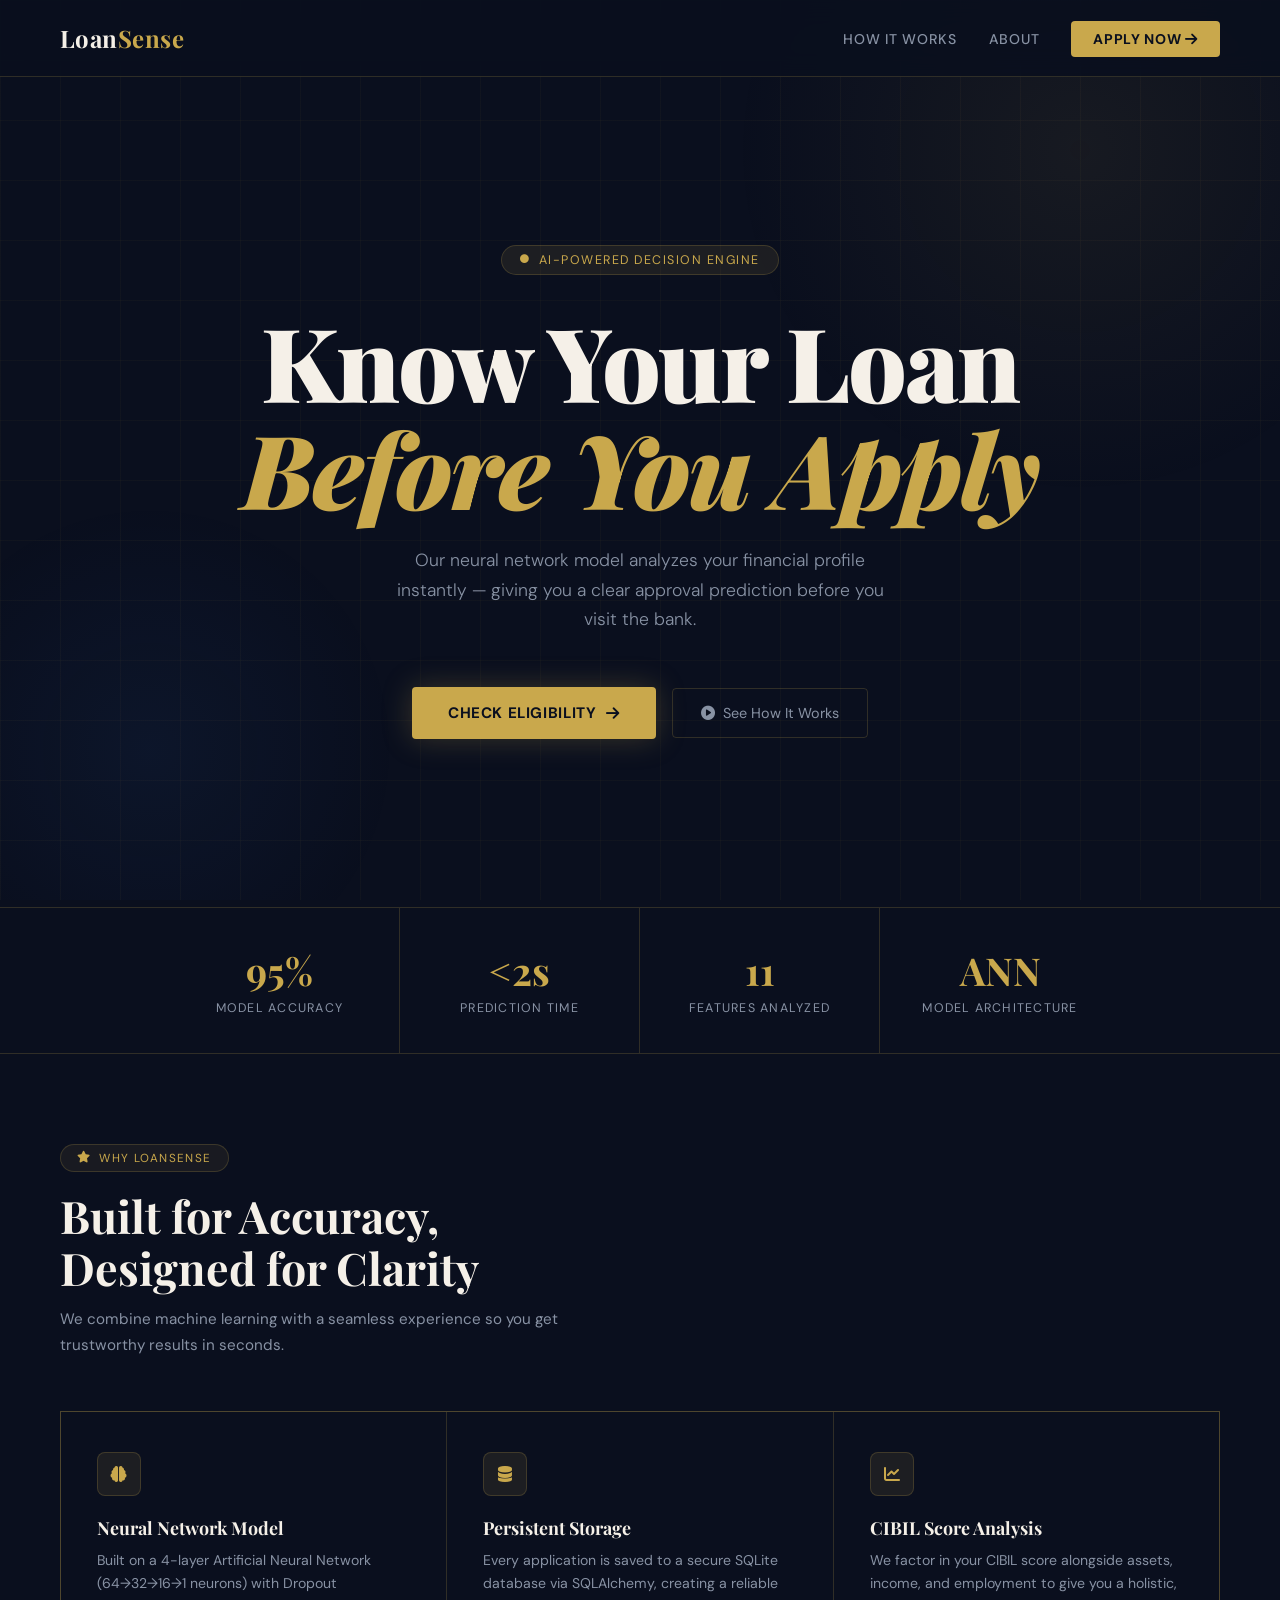
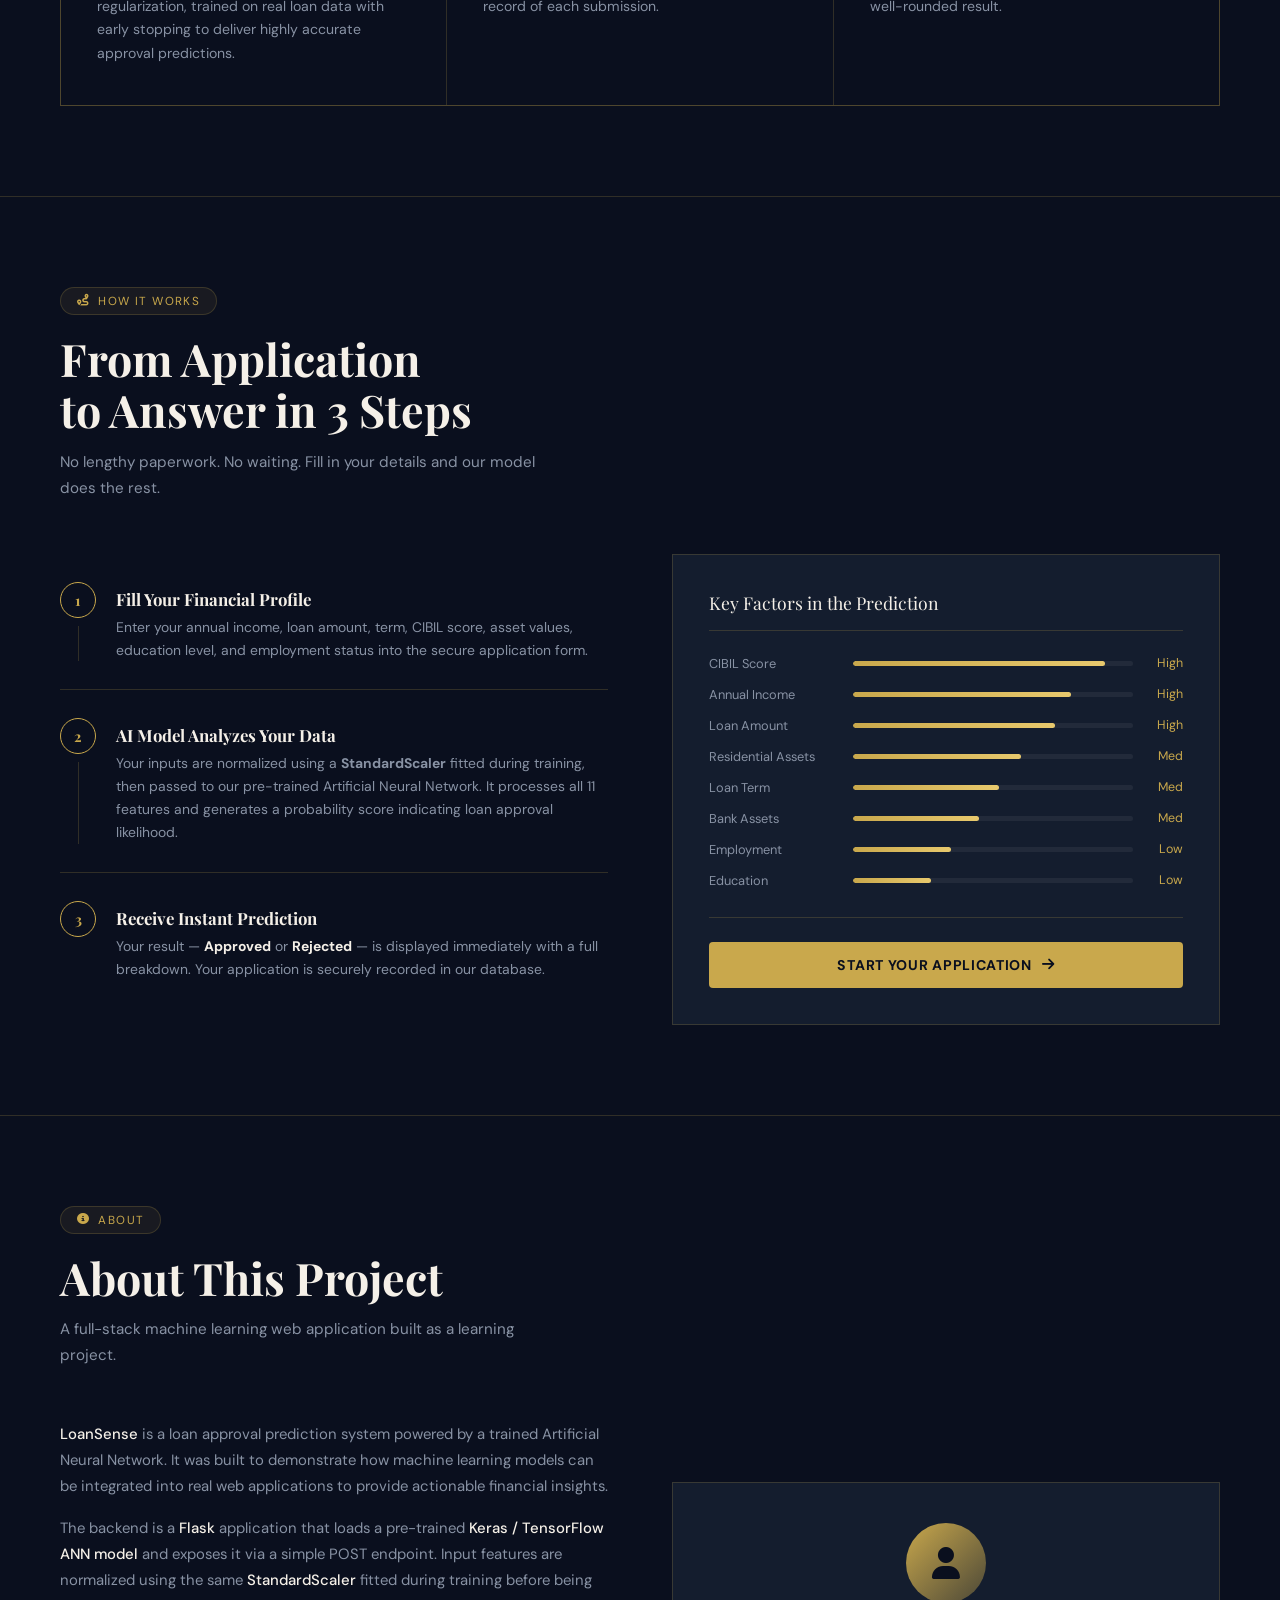
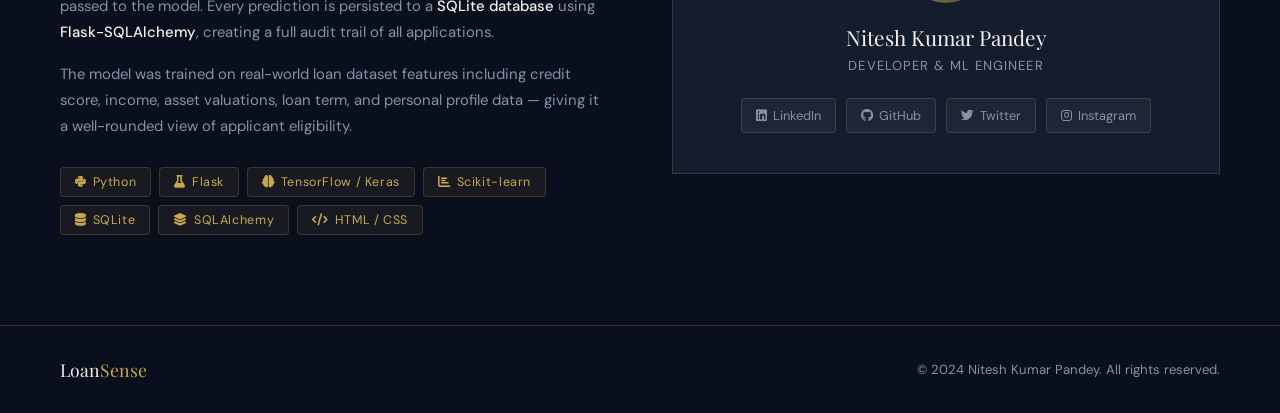
<file: templates/index.html>
<!DOCTYPE html>
<html lang="en">
<head>
    <meta charset="UTF-8">
    <meta name="viewport" content="width=device-width, initial-scale=1.0">
    <title>LoanSense — Smart Loan Prediction</title>
    <link rel="preconnect" href="https://fonts.googleapis.com">
    <link rel="preconnect" href="https://fonts.gstatic.com" crossorigin>
    <link href="https://fonts.googleapis.com/css2?family=Playfair+Display:wght@700;900&family=DM+Sans:wght@300;400;500&display=swap" rel="stylesheet">
    <link rel="stylesheet" href="https://cdnjs.cloudflare.com/ajax/libs/font-awesome/6.4.0/css/all.min.css">
    <style>
        :root {
            --navy: #0a0f1e;
            --navy-mid: #111827;
            --navy-card: #141d2e;
            --gold: #c9a84c;
            --gold-light: #e8c96d;
            --cream: #f5f0e8;
            --text-muted: #8892a4;
            --card-bg: rgba(255,255,255,0.04);
            --border: rgba(201,168,76,0.2);
        }

        * { margin: 0; padding: 0; box-sizing: border-box; }
        html { scroll-behavior: smooth; }

        body {
            background-color: var(--navy);
            color: var(--cream);
            font-family: 'DM Sans', sans-serif;
            min-height: 100vh;
            overflow-x: hidden;
        }

        /* Background */
        .bg-canvas {
            position: fixed; inset: 0; z-index: 0;
            overflow: hidden; pointer-events: none;
        }
        .bg-canvas::before {
            content: ''; position: absolute;
            width: 700px; height: 700px; border-radius: 50%;
            background: radial-gradient(circle, rgba(201,168,76,0.07) 0%, transparent 70%);
            top: -200px; right: -150px;
        }
        .bg-canvas::after {
            content: ''; position: absolute;
            width: 500px; height: 500px; border-radius: 50%;
            background: radial-gradient(circle, rgba(59,130,246,0.06) 0%, transparent 70%);
            bottom: -100px; left: -100px;
        }
        .grid-lines {
            position: absolute; inset: 0;
            background-image:
                linear-gradient(rgba(201,168,76,0.04) 1px, transparent 1px),
                linear-gradient(90deg, rgba(201,168,76,0.04) 1px, transparent 1px);
            background-size: 60px 60px;
        }

        /* ── NAV ── */
        nav {
            position: sticky; top: 0; z-index: 100;
            display: flex; justify-content: space-between; align-items: center;
            padding: 22px 60px;
            border-bottom: 1px solid var(--border);
            background: rgba(10,15,30,0.88);
            backdrop-filter: blur(14px);
            -webkit-backdrop-filter: blur(14px);
            animation: fadeDown 0.6s ease both;
        }
        .logo {
            font-family: 'Playfair Display', serif;
            font-size: 1.5rem; font-weight: 700;
            letter-spacing: 0.02em;
            text-decoration: none; color: var(--cream);
        }
        .logo span { color: var(--gold); }
        .nav-links {
            display: flex; gap: 32px;
            list-style: none; align-items: center;
        }
        .nav-links a {
            color: var(--text-muted); text-decoration: none;
            font-size: 0.88rem; font-weight: 500;
            letter-spacing: 0.05em; text-transform: uppercase;
            transition: color 0.2s; padding: 4px 0;
            position: relative;
        }
        .nav-links a::after {
            content: ''; position: absolute;
            bottom: -2px; left: 0; right: 0; height: 1px;
            background: var(--gold); transform: scaleX(0);
            transition: transform 0.2s;
        }
        .nav-links a:hover { color: var(--gold); }
        .nav-links a:hover::after { transform: scaleX(1); }
        .nav-links .nav-cta {
            background: var(--gold); color: var(--navy) !important;
            padding: 9px 22px; border-radius: 4px; font-weight: 700;
        }
        .nav-links .nav-cta::after { display: none; }
        .nav-links .nav-cta:hover { background: var(--gold-light); }

        /* ── HERO ── */
        #home {
            position: relative; z-index: 5;
            display: flex; flex-direction: column;
            align-items: center; justify-content: center;
            min-height: calc(100vh - 70px);
            text-align: center; padding: 60px 24px;
        }
        .badge {
            display: inline-flex; align-items: center; gap: 8px;
            background: rgba(201,168,76,0.1); border: 1px solid var(--border);
            border-radius: 100px; padding: 6px 18px;
            font-size: 0.78rem; letter-spacing: 0.12em;
            text-transform: uppercase; color: var(--gold);
            margin-bottom: 32px;
            animation: fadeUp 0.7s 0.1s ease both;
        }
        .badge i { font-size: 0.55rem; animation: blink 2s infinite; }
        @keyframes blink { 0%,100%{opacity:1} 50%{opacity:0.3} }

        h1 {
            font-family: 'Playfair Display', serif;
            font-size: clamp(3rem, 8vw, 6.5rem);
            font-weight: 900; line-height: 1.05;
            letter-spacing: -0.02em; margin-bottom: 24px;
            animation: fadeUp 0.7s 0.2s ease both;
        }
        h1 em { font-style: italic; color: var(--gold); }

        .subtitle {
            max-width: 520px; font-size: 1.1rem; line-height: 1.7;
            color: var(--text-muted); margin-bottom: 52px; font-weight: 300;
            animation: fadeUp 0.7s 0.3s ease both;
        }
        .cta-group {
            display: flex; gap: 16px; align-items: center;
            flex-wrap: wrap; justify-content: center;
            animation: fadeUp 0.7s 0.4s ease both;
        }
        .cta-primary {
            display: inline-flex; align-items: center; gap: 10px;
            background: var(--gold); color: var(--navy);
            text-decoration: none; font-weight: 700;
            font-size: 0.95rem; letter-spacing: 0.04em;
            padding: 16px 36px; border-radius: 4px;
            text-transform: uppercase;
            transition: background 0.2s, transform 0.2s, box-shadow 0.2s;
            box-shadow: 0 0 30px rgba(201,168,76,0.25);
        }
        .cta-primary:hover {
            background: var(--gold-light); transform: translateY(-2px);
            box-shadow: 0 0 50px rgba(201,168,76,0.4);
        }
        .cta-secondary {
            display: inline-flex; align-items: center; gap: 8px;
            color: var(--text-muted); text-decoration: none;
            font-size: 0.9rem; transition: color 0.2s, border-color 0.2s;
            border: 1px solid var(--border); padding: 15px 28px; border-radius: 4px;
        }
        .cta-secondary:hover { color: var(--cream); border-color: rgba(201,168,76,0.4); }

        /* ── STATS ── */
        .stats {
            position: relative; z-index: 5;
            display: flex; justify-content: center;
            border-top: 1px solid var(--border);
            border-bottom: 1px solid var(--border);
        }
        .stat {
            flex: 1; max-width: 240px; text-align: center;
            padding: 36px 20px; border-right: 1px solid var(--border);
        }
        .stat:last-child { border-right: none; }
        .stat-value {
            font-family: 'Playfair Display', serif;
            font-size: 2.4rem; font-weight: 700;
            color: var(--gold); display: block;
        }
        .stat-label {
            font-size: 0.78rem; letter-spacing: 0.1em;
            text-transform: uppercase; color: var(--text-muted); margin-top: 4px;
        }

        /* ── SECTION SHARED ── */
        section { position: relative; z-index: 5; }
        .section-tag {
            display: inline-flex; align-items: center; gap: 8px;
            background: rgba(201,168,76,0.08); border: 1px solid var(--border);
            border-radius: 100px; padding: 5px 16px;
            font-size: 0.73rem; letter-spacing: 0.12em;
            text-transform: uppercase; color: var(--gold); margin-bottom: 18px;
        }
        .section-title {
            font-family: 'Playfair Display', serif;
            font-size: clamp(1.8rem, 4vw, 2.8rem);
            font-weight: 700; line-height: 1.15; margin-bottom: 14px;
        }
        .section-subtitle {
            color: var(--text-muted); font-size: 0.95rem;
            line-height: 1.7; max-width: 500px;
        }

        /* ── FEATURES ── */
        #features {
            padding: 90px 60px;
            border-bottom: 1px solid var(--border);
        }
        .features-header { margin-bottom: 52px; }
        .features-grid {
            display: grid; grid-template-columns: repeat(3, 1fr);
            gap: 1px; background: var(--border); border: 1px solid var(--border);
        }
        .feature {
            background: var(--navy); padding: 40px 36px;
            transition: background 0.3s;
        }
        .feature:hover { background: var(--card-bg); }
        .feature-icon {
            width: 44px; height: 44px;
            background: rgba(201,168,76,0.1); border: 1px solid var(--border);
            border-radius: 8px; display: flex; align-items: center;
            justify-content: center; margin-bottom: 20px;
            color: var(--gold); font-size: 1rem;
        }
        .feature h3 {
            font-family: 'Playfair Display', serif;
            font-size: 1.12rem; margin-bottom: 10px;
        }
        .feature p { font-size: 0.88rem; color: var(--text-muted); line-height: 1.65; }

        /* ── HOW IT WORKS ── */
        #how-it-works {
            padding: 90px 60px;
            border-bottom: 1px solid var(--border);
        }
        .hiw-layout {
            display: grid; grid-template-columns: 1fr 1fr;
            gap: 64px; align-items: start; margin-top: 52px;
        }
        .steps-list { display: flex; flex-direction: column; }
        .step-item {
            display: flex; gap: 20px;
            padding: 28px 0; border-bottom: 1px solid var(--border);
        }
        .step-item:last-child { border-bottom: none; }
        .step-num-wrap {
            flex-shrink: 0; display: flex;
            flex-direction: column; align-items: center;
        }
        .step-num {
            width: 36px; height: 36px; border: 1px solid var(--gold);
            border-radius: 50%; display: flex; align-items: center;
            justify-content: center;
            font-family: 'Playfair Display', serif;
            font-size: 0.9rem; color: var(--gold); font-weight: 700;
        }
        .step-connector {
            width: 1px; flex: 1; min-height: 16px;
            background: var(--border); margin-top: 8px;
        }
        .step-item:last-child .step-connector { display: none; }
        .step-content { padding-top: 6px; }
        .step-content h4 {
            font-family: 'Playfair Display', serif;
            font-size: 1.05rem; margin-bottom: 6px;
        }
        .step-content p { font-size: 0.87rem; color: var(--text-muted); line-height: 1.65; }

        /* Sidebar panel */
        .hiw-panel {
            background: var(--navy-card); border: 1px solid var(--border);
            padding: 36px; position: sticky; top: 100px;
        }
        .hiw-panel-title {
            font-family: 'Playfair Display', serif; font-size: 1.1rem;
            margin-bottom: 24px; padding-bottom: 16px; border-bottom: 1px solid var(--border);
        }
        .factor-list { display: flex; flex-direction: column; gap: 14px; }
        .factor { display: flex; align-items: center; gap: 14px; }
        .factor-name { font-size: 0.8rem; color: var(--text-muted); width: 130px; flex-shrink: 0; }
        .factor-bar-wrap {
            flex: 1; height: 5px; background: rgba(255,255,255,0.06);
            border-radius: 10px; overflow: hidden;
        }
        .factor-bar {
            height: 100%;
            background: linear-gradient(90deg, var(--gold), var(--gold-light));
            border-radius: 10px;
            width: 0;
            transition: width 1s ease;
        }
        .factor-pct { font-size: 0.78rem; color: var(--gold); width: 36px; text-align: right; flex-shrink: 0; }
        .hiw-cta { margin-top: 28px; padding-top: 24px; border-top: 1px solid var(--border); }
        .hiw-cta a {
            display: flex; align-items: center; justify-content: center; gap: 10px;
            background: var(--gold); color: var(--navy); text-decoration: none;
            font-weight: 700; font-size: 0.88rem; letter-spacing: 0.05em;
            text-transform: uppercase; padding: 14px 20px; border-radius: 4px;
            transition: background 0.2s, transform 0.2s;
        }
        .hiw-cta a:hover { background: var(--gold-light); transform: translateY(-1px); }

        /* ── ABOUT ── */
        #about {
            padding: 90px 60px;
            border-bottom: 1px solid var(--border);
        }
        .about-layout {
            display: grid; grid-template-columns: 1fr 1fr;
            gap: 64px; align-items: center; margin-top: 52px;
        }
        .about-text p {
            font-size: 0.93rem; color: var(--text-muted);
            line-height: 1.75; margin-bottom: 16px;
        }
        .about-text p:last-of-type { margin-bottom: 0; }
        .about-text strong { color: var(--cream); font-weight: 500; }
        .tech-stack { display: flex; flex-wrap: wrap; gap: 8px; margin-top: 28px; }
        .tech-pill {
            display: inline-flex; align-items: center; gap: 6px;
            background: rgba(201,168,76,0.08); border: 1px solid var(--border);
            border-radius: 4px; padding: 6px 14px;
            font-size: 0.78rem; color: var(--gold); letter-spacing: 0.05em;
        }

        .about-author {
            background: var(--navy-card); border: 1px solid var(--border);
            padding: 40px; text-align: center;
        }
        .author-avatar {
            width: 80px; height: 80px; border-radius: 50%;
            background: linear-gradient(135deg, var(--gold) 0%, rgba(201,168,76,0.3) 100%);
            display: flex; align-items: center; justify-content: center;
            margin: 0 auto 20px; font-size: 2rem; color: var(--navy);
        }
        .author-name { font-family: 'Playfair Display', serif; font-size: 1.3rem; margin-bottom: 6px; }
        .author-title {
            font-size: 0.82rem; color: var(--text-muted);
            letter-spacing: 0.08em; text-transform: uppercase; margin-bottom: 24px;
        }
        .author-socials { display: flex; justify-content: center; gap: 10px; flex-wrap: wrap; }
        .author-socials a {
            display: inline-flex; align-items: center; gap: 6px;
            background: rgba(255,255,255,0.04); border: 1px solid var(--border);
            color: var(--text-muted); text-decoration: none;
            font-size: 0.8rem; padding: 8px 14px; border-radius: 4px;
            transition: color 0.2s, border-color 0.2s;
        }
        .author-socials a:hover { color: var(--gold); border-color: var(--gold); }

        /* ── FOOTER ── */
        footer {
            position: relative; z-index: 5;
            display: flex; align-items: center;
            justify-content: space-between; flex-wrap: wrap; gap: 16px;
            padding: 32px 60px;
            color: var(--text-muted); font-size: 0.82rem;
        }
        .footer-logo { font-family: 'Playfair Display', serif; font-size: 1.1rem; color: var(--cream); }
        .footer-logo span { color: var(--gold); }
        .footer-links { display: flex; gap: 24px; }
        .footer-links a { color: var(--text-muted); text-decoration: none; font-size: 0.82rem; transition: color 0.2s; }
        .footer-links a:hover { color: var(--gold); }

        /* ── ANIMATIONS ── */
        @keyframes fadeUp {
            from { opacity: 0; transform: translateY(24px); }
            to { opacity: 1; transform: translateY(0); }
        }
        @keyframes fadeDown {
            from { opacity: 0; transform: translateY(-16px); }
            to { opacity: 1; transform: translateY(0); }
        }
        .reveal {
            opacity: 0; transform: translateY(30px);
            transition: opacity 0.65s ease, transform 0.65s ease;
        }
        .reveal.visible { opacity: 1; transform: translateY(0); }

        /* ── RESPONSIVE ── */
        @media (max-width: 900px) {
            nav { padding: 18px 24px; }
            #features, #how-it-works, #about { padding: 60px 24px; }
            .features-grid { grid-template-columns: 1fr; }
            .hiw-layout, .about-layout { grid-template-columns: 1fr; gap: 40px; }
            .hiw-panel { position: static; }
            footer { padding: 28px 24px; flex-direction: column; text-align: center; }
            .footer-links { justify-content: center; }
        }
        @media (max-width: 600px) {
            .nav-item { display: none; }
            .stats { flex-direction: column; }
            .stat { max-width: 100%; border-right: none; border-bottom: 1px solid var(--border); }
        }
    </style>
</head>
<body>
    <div class="bg-canvas"><div class="grid-lines"></div></div>

    <!-- NAV -->
    <nav>
        <a href="#home" class="logo">Loan<span>Sense</span></a>
        <ul class="nav-links">
            <li class="nav-item"><a href="#how-it-works">How It Works</a></li>
            <li class="nav-item"><a href="#about">About</a></li>
            <li><a href="/form" class="nav-cta">Apply Now <i class="fas fa-arrow-right"></i></a></li>
        </ul>
    </nav>

    <!-- HERO -->
    <section id="home">
        <div class="badge"><i class="fas fa-circle"></i> AI-Powered Decision Engine</div>
        <h1>Know Your Loan<br><em>Before You Apply</em></h1>
        <p class="subtitle">Our neural network model analyzes your financial profile instantly — giving you a clear approval prediction before you visit the bank.</p>
        <div class="cta-group">
            <a href="/form" class="cta-primary">
                Check Eligibility <i class="fas fa-arrow-right"></i>
            </a>
            <a href="#how-it-works" class="cta-secondary">
                <i class="fas fa-play-circle"></i> See How It Works
            </a>
        </div>
    </section>

    <!-- STATS -->
    <div class="stats">
        <div class="stat">
            <span class="stat-value">95%</span>
            <span class="stat-label">Model Accuracy</span>
        </div>
        <div class="stat">
            <span class="stat-value">&lt;2s</span>
            <span class="stat-label">Prediction Time</span>
        </div>
        <div class="stat">
            <span class="stat-value">11</span>
            <span class="stat-label">Features Analyzed</span>
        </div>
        <div class="stat">
            <span class="stat-value">ANN</span>
            <span class="stat-label">Model Architecture</span>
        </div>
    </div>

    <!-- FEATURES -->
    <section id="features">
        <div class="features-header reveal">
            <div class="section-tag"><i class="fas fa-star"></i> Why LoanSense</div>
            <h2 class="section-title">Built for Accuracy,<br>Designed for Clarity</h2>
            <p class="section-subtitle">We combine machine learning with a seamless experience so you get trustworthy results in seconds.</p>
        </div>
        <div class="features-grid reveal">
            <div class="feature">
                <div class="feature-icon"><i class="fas fa-brain"></i></div>
                <h3>Neural Network Model</h3>
                <p>Built on a 4-layer Artificial Neural Network (64→32→16→1 neurons) with Dropout regularization, trained on real loan data with early stopping to deliver highly accurate approval predictions.</p>
            </div>
            <div class="feature">
                <div class="feature-icon"><i class="fas fa-database"></i></div>
                <h3>Persistent Storage</h3>
                <p>Every application is saved to a secure SQLite database via SQLAlchemy, creating a reliable record of each submission.</p>
            </div>
            <div class="feature">
                <div class="feature-icon"><i class="fas fa-chart-line"></i></div>
                <h3>CIBIL Score Analysis</h3>
                <p>We factor in your CIBIL score alongside assets, income, and employment to give you a holistic, well-rounded result.</p>
            </div>
        </div>
    </section>

    <!-- HOW IT WORKS -->
    <section id="how-it-works">
        <div class="reveal">
            <div class="section-tag"><i class="fas fa-route"></i> How It Works</div>
            <h2 class="section-title">From Application<br>to Answer in 3 Steps</h2>
            <p class="section-subtitle">No lengthy paperwork. No waiting. Fill in your details and our model does the rest.</p>
        </div>

        <div class="hiw-layout">
            <div class="steps-list reveal">
                <div class="step-item">
                    <div class="step-num-wrap">
                        <div class="step-num">1</div>
                        <div class="step-connector"></div>
                    </div>
                    <div class="step-content">
                        <h4>Fill Your Financial Profile</h4>
                        <p>Enter your annual income, loan amount, term, CIBIL score, asset values, education level, and employment status into the secure application form.</p>
                    </div>
                </div>
                <div class="step-item">
                    <div class="step-num-wrap">
                        <div class="step-num">2</div>
                        <div class="step-connector"></div>
                    </div>
                    <div class="step-content">
                        <h4>AI Model Analyzes Your Data</h4>
                        <p>Your inputs are normalized using a <strong>StandardScaler</strong> fitted during training, then passed to our pre-trained Artificial Neural Network. It processes all 11 features and generates a probability score indicating loan approval likelihood.</p>
                    </div>
                </div>
                <div class="step-item">
                    <div class="step-num-wrap">
                        <div class="step-num">3</div>
                        <div class="step-connector"></div>
                    </div>
                    <div class="step-content">
                        <h4>Receive Instant Prediction</h4>
                        <p>Your result — <strong style="color:var(--cream)">Approved</strong> or <strong style="color:var(--cream)">Rejected</strong> — is displayed immediately with a full breakdown. Your application is securely recorded in our database.</p>
                    </div>
                </div>
            </div>

            <div class="hiw-panel reveal">
                <div class="hiw-panel-title">Key Factors in the Prediction</div>
                <div class="factor-list">
                    <div class="factor">
                        <span class="factor-name">CIBIL Score</span>
                        <div class="factor-bar-wrap"><div class="factor-bar" data-width="90%"></div></div>
                        <span class="factor-pct">High</span>
                    </div>
                    <div class="factor">
                        <span class="factor-name">Annual Income</span>
                        <div class="factor-bar-wrap"><div class="factor-bar" data-width="78%"></div></div>
                        <span class="factor-pct">High</span>
                    </div>
                    <div class="factor">
                        <span class="factor-name">Loan Amount</span>
                        <div class="factor-bar-wrap"><div class="factor-bar" data-width="72%"></div></div>
                        <span class="factor-pct">High</span>
                    </div>
                    <div class="factor">
                        <span class="factor-name">Residential Assets</span>
                        <div class="factor-bar-wrap"><div class="factor-bar" data-width="60%"></div></div>
                        <span class="factor-pct">Med</span>
                    </div>
                    <div class="factor">
                        <span class="factor-name">Loan Term</span>
                        <div class="factor-bar-wrap"><div class="factor-bar" data-width="52%"></div></div>
                        <span class="factor-pct">Med</span>
                    </div>
                    <div class="factor">
                        <span class="factor-name">Bank Assets</span>
                        <div class="factor-bar-wrap"><div class="factor-bar" data-width="45%"></div></div>
                        <span class="factor-pct">Med</span>
                    </div>
                    <div class="factor">
                        <span class="factor-name">Employment</span>
                        <div class="factor-bar-wrap"><div class="factor-bar" data-width="35%"></div></div>
                        <span class="factor-pct">Low</span>
                    </div>
                    <div class="factor">
                        <span class="factor-name">Education</span>
                        <div class="factor-bar-wrap"><div class="factor-bar" data-width="28%"></div></div>
                        <span class="factor-pct">Low</span>
                    </div>
                </div>
                <div class="hiw-cta">
                    <a href="/form">Start Your Application <i class="fas fa-arrow-right"></i></a>
                </div>
            </div>
        </div>
    </section>

    <!-- ABOUT -->
    <section id="about">
        <div class="reveal">
            <div class="section-tag"><i class="fas fa-info-circle"></i> About</div>
            <h2 class="section-title">About This Project</h2>
            <p class="section-subtitle">A full-stack machine learning web application built as a learning project.</p>
        </div>

        <div class="about-layout">
            <div class="about-text reveal">
                <p><strong>LoanSense</strong> is a loan approval prediction system powered by a trained Artificial Neural Network. It was built to demonstrate how machine learning models can be integrated into real web applications to provide actionable financial insights.</p>
                <p>The backend is a <strong>Flask</strong> application that loads a pre-trained <strong>Keras / TensorFlow ANN model</strong> and exposes it via a simple POST endpoint. Input features are normalized using the same <strong>StandardScaler</strong> fitted during training before being passed to the model. Every prediction is persisted to a <strong>SQLite database</strong> using <strong>Flask-SQLAlchemy</strong>, creating a full audit trail of all applications.</p>
                <p>The model was trained on real-world loan dataset features including credit score, income, asset valuations, loan term, and personal profile data — giving it a well-rounded view of applicant eligibility.</p>
                <div class="tech-stack">
                    <span class="tech-pill"><i class="fab fa-python"></i> Python</span>
                    <span class="tech-pill"><i class="fas fa-flask"></i> Flask</span>
                    <span class="tech-pill"><i class="fas fa-brain"></i> TensorFlow / Keras</span>
                    <span class="tech-pill"><i class="fas fa-chart-bar"></i> Scikit-learn</span>
                    <span class="tech-pill"><i class="fas fa-database"></i> SQLite</span>
                    <span class="tech-pill"><i class="fas fa-layer-group"></i> SQLAlchemy</span>
                    <span class="tech-pill"><i class="fas fa-code"></i> HTML / CSS</span>
                </div>
            </div>

            <div class="about-author reveal">
                <div class="author-avatar"><i class="fas fa-user"></i></div>
                <div class="author-name">Nitesh Kumar Pandey</div>
                <div class="author-title">Developer &amp; ML Engineer</div>
                <div class="author-socials">
                    <a href="https://www.linkedin.com/in/nitesh-pandey-a50463278" target="_blank"><i class="fab fa-linkedin"></i> LinkedIn</a>
                    <a href="https://github.com/nitesh-kumar-pandey" target="_blank"><i class="fab fa-github"></i> GitHub</a>
                    <a href="https://twitter.com/__nitesh_1" target="_blank"><i class="fab fa-twitter"></i> Twitter</a>
                    <a href="https://www.instagram.com/__nitesh_1/" target="_blank"><i class="fab fa-instagram"></i> Instagram</a>
                </div>
            </div>
        </div>
    </section>

    <!-- FOOTER -->
    <footer>
        <div class="footer-logo">Loan<span>Sense</span></div>
        <span>© 2024 Nitesh Kumar Pandey. All rights reserved.</span>
    </footer>

    <script>
        // Scroll reveal + bar animation
        const reveals = document.querySelectorAll('.reveal');
        const barObserver = new IntersectionObserver((entries) => {
            entries.forEach(e => {
                if (!e.isIntersecting) return;
                e.target.classList.add('visible');
                // Animate any factor bars inside this element
                e.target.querySelectorAll('.factor-bar[data-width]').forEach(bar => {
                    setTimeout(() => { bar.style.width = bar.dataset.width; }, 200);
                });
                barObserver.unobserve(e.target);
            });
        }, { threshold: 0.12 });
        reveals.forEach(el => barObserver.observe(el));

        // Active nav highlight on scroll
        const sections = document.querySelectorAll('section[id]');
        const navLinks = document.querySelectorAll('.nav-links a[href^="#"]');
        window.addEventListener('scroll', () => {
            let current = '';
            sections.forEach(s => {
                if (window.scrollY >= s.offsetTop - 130) current = s.id;
            });
            navLinks.forEach(a => {
                const isActive = a.getAttribute('href') === '#' + current;
                a.style.color = isActive ? 'var(--gold)' : '';
            });
        });
    </script>
</body>
</html>
</file>
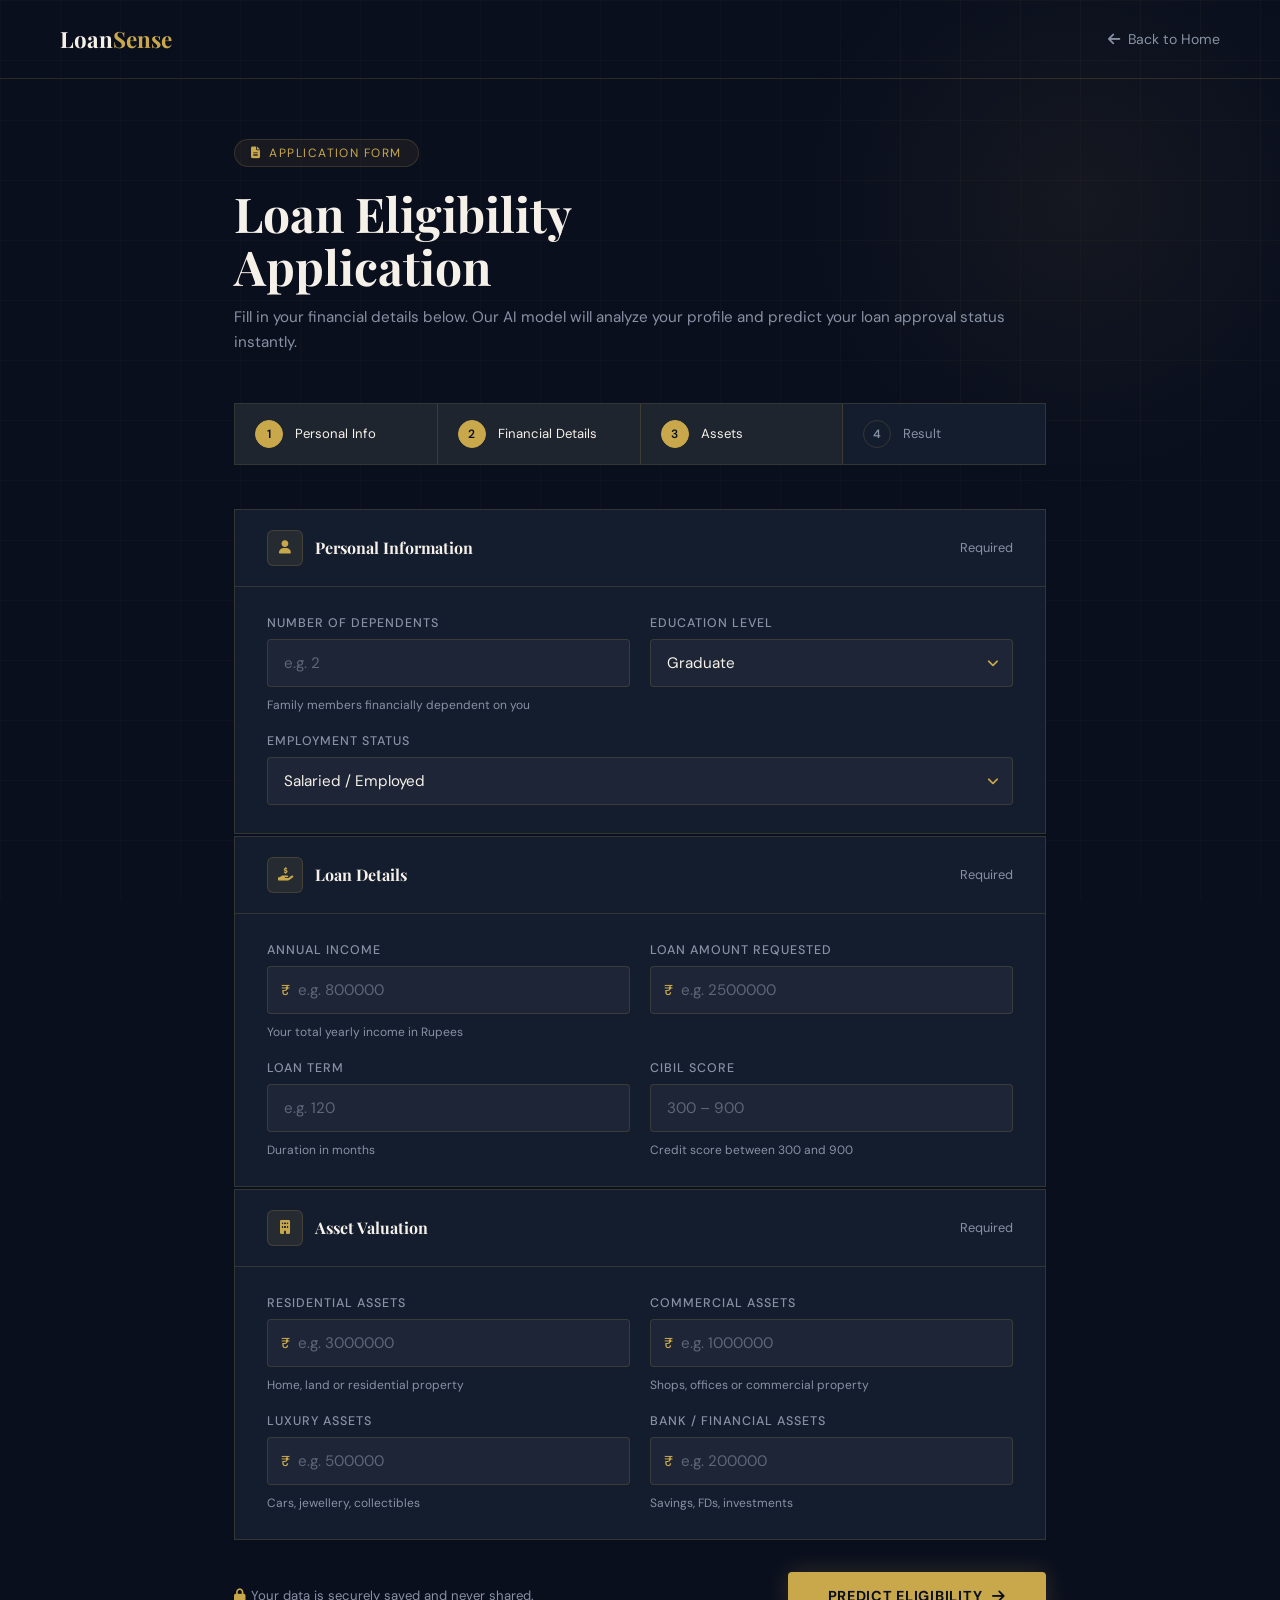
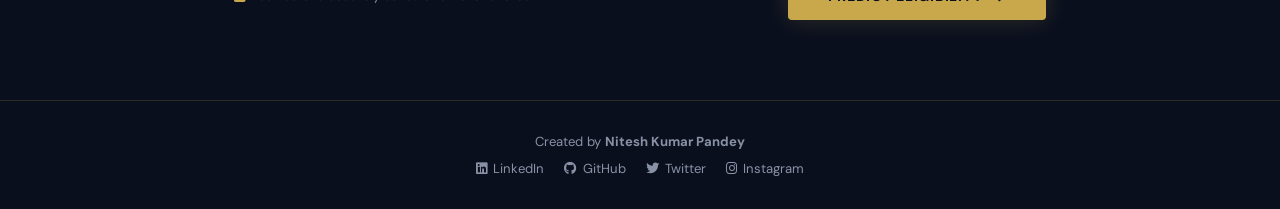
<file: templates/loan.html>
<!DOCTYPE html>
<html lang="en">
<head>
    <meta charset="UTF-8">
    <meta name="viewport" content="width=device-width, initial-scale=1.0">
    <title>LoanSense — Application Form</title>
    <link rel="preconnect" href="https://fonts.googleapis.com">
    <link rel="preconnect" href="https://fonts.gstatic.com" crossorigin>
    <link href="https://fonts.googleapis.com/css2?family=Playfair+Display:wght@700;900&family=DM+Sans:wght@300;400;500&display=swap" rel="stylesheet">
    <link rel="stylesheet" href="https://cdnjs.cloudflare.com/ajax/libs/font-awesome/6.4.0/css/all.min.css">
    <style>
        :root {
            --navy: #0a0f1e;
            --navy-mid: #111827;
            --navy-card: #141d2e;
            --gold: #c9a84c;
            --gold-light: #e8c96d;
            --cream: #f5f0e8;
            --text-muted: #8892a4;
            --border: rgba(201,168,76,0.18);
            --border-hover: rgba(201,168,76,0.45);
            --input-bg: rgba(255,255,255,0.04);
            --error: #ef4444;
            --success: #10b981;
        }

        * { margin: 0; padding: 0; box-sizing: border-box; }

        body {
            background-color: var(--navy);
            color: var(--cream);
            font-family: 'DM Sans', sans-serif;
            min-height: 100vh;
        }

        .bg-canvas {
            position: fixed;
            inset: 0;
            z-index: 0;
            overflow: hidden;
            pointer-events: none;
        }

        .bg-canvas::before {
            content: '';
            position: absolute;
            width: 600px;
            height: 600px;
            border-radius: 50%;
            background: radial-gradient(circle, rgba(201,168,76,0.06) 0%, transparent 70%);
            top: -100px;
            right: -100px;
        }

        .grid-lines {
            position: absolute;
            inset: 0;
            background-image:
                linear-gradient(rgba(201,168,76,0.03) 1px, transparent 1px),
                linear-gradient(90deg, rgba(201,168,76,0.03) 1px, transparent 1px);
            background-size: 60px 60px;
        }

        /* Nav */
        nav {
            position: relative;
            z-index: 10;
            display: flex;
            justify-content: space-between;
            align-items: center;
            padding: 24px 60px;
            border-bottom: 1px solid var(--border);
        }

        .logo {
            font-family: 'Playfair Display', serif;
            font-size: 1.4rem;
            font-weight: 700;
            text-decoration: none;
            color: var(--cream);
        }

        .logo span { color: var(--gold); }

        .back-link {
            display: flex;
            align-items: center;
            gap: 8px;
            color: var(--text-muted);
            text-decoration: none;
            font-size: 0.88rem;
            transition: color 0.2s;
        }

        .back-link:hover { color: var(--gold); }

        /* Main layout */
        .page-wrapper {
            position: relative;
            z-index: 5;
            max-width: 860px;
            margin: 0 auto;
            padding: 60px 24px 80px;
        }

        .page-header {
            margin-bottom: 48px;
            animation: fadeUp 0.6s ease both;
        }

        .section-tag {
            display: inline-flex;
            align-items: center;
            gap: 8px;
            background: rgba(201,168,76,0.08);
            border: 1px solid var(--border);
            border-radius: 100px;
            padding: 5px 16px;
            font-size: 0.75rem;
            letter-spacing: 0.12em;
            text-transform: uppercase;
            color: var(--gold);
            margin-bottom: 20px;
        }

        .page-header h1 {
            font-family: 'Playfair Display', serif;
            font-size: clamp(2rem, 5vw, 3rem);
            font-weight: 700;
            line-height: 1.1;
            margin-bottom: 12px;
        }

        .page-header p {
            color: var(--text-muted);
            font-size: 0.95rem;
            line-height: 1.65;
        }

        /* Progress steps */
        .progress-steps {
            display: flex;
            gap: 0;
            margin-bottom: 44px;
            border: 1px solid var(--border);
            background: var(--navy-card);
            animation: fadeUp 0.6s 0.1s ease both;
        }

        .step {
            flex: 1;
            padding: 16px 20px;
            display: flex;
            align-items: center;
            gap: 12px;
            border-right: 1px solid var(--border);
            font-size: 0.82rem;
            color: var(--text-muted);
            position: relative;
        }

        .step:last-child { border-right: none; }

        .step.active { color: var(--cream); background: rgba(201,168,76,0.06); }

        .step-num {
            width: 28px;
            height: 28px;
            border: 1px solid var(--border);
            border-radius: 50%;
            display: flex;
            align-items: center;
            justify-content: center;
            font-size: 0.75rem;
            font-weight: 600;
            flex-shrink: 0;
        }

        .step.active .step-num {
            background: var(--gold);
            border-color: var(--gold);
            color: var(--navy);
        }

        /* Form sections */
        .form-section {
            background: var(--navy-card);
            border: 1px solid var(--border);
            margin-bottom: 2px;
            animation: fadeUp 0.6s 0.15s ease both;
        }

        .form-section:last-of-type { margin-bottom: 0; }

        .section-header {
            padding: 20px 32px;
            border-bottom: 1px solid var(--border);
            display: flex;
            align-items: center;
            gap: 12px;
        }

        .section-icon {
            width: 36px;
            height: 36px;
            background: rgba(201,168,76,0.1);
            border: 1px solid var(--border);
            border-radius: 6px;
            display: flex;
            align-items: center;
            justify-content: center;
            color: var(--gold);
            font-size: 0.85rem;
            flex-shrink: 0;
        }

        .section-header h2 {
            font-family: 'Playfair Display', serif;
            font-size: 1rem;
            font-weight: 700;
        }

        .section-header span {
            color: var(--text-muted);
            font-size: 0.8rem;
            margin-left: auto;
        }

        .section-body {
            padding: 28px 32px;
        }

        .input-row {
            display: grid;
            grid-template-columns: 1fr 1fr;
            gap: 20px;
            margin-bottom: 20px;
        }

        .input-row:last-child { margin-bottom: 0; }

        .input-row.single { grid-template-columns: 1fr; }

        .field {
            display: flex;
            flex-direction: column;
            gap: 8px;
        }

        label {
            font-size: 0.78rem;
            letter-spacing: 0.08em;
            text-transform: uppercase;
            color: var(--text-muted);
            font-weight: 500;
        }

        .input-wrap {
            position: relative;
        }

        .prefix {
            position: absolute;
            left: 14px;
            top: 50%;
            transform: translateY(-50%);
            color: var(--gold);
            font-size: 0.9rem;
            font-weight: 500;
            pointer-events: none;
        }

        input, select {
            width: 100%;
            background: var(--input-bg);
            border: 1px solid var(--border);
            color: var(--cream);
            font-family: 'DM Sans', sans-serif;
            font-size: 0.95rem;
            padding: 13px 16px;
            border-radius: 4px;
            outline: none;
            transition: border-color 0.2s, background 0.2s, box-shadow 0.2s;
            -webkit-appearance: none;
            appearance: none;
        }

        .has-prefix input {
            padding-left: 30px;
        }

        input:focus, select:focus {
            border-color: var(--gold);
            background: rgba(201,168,76,0.05);
            box-shadow: 0 0 0 3px rgba(201,168,76,0.08);
        }

        input::placeholder { color: var(--text-muted); opacity: 0.6; }

        select option {
            background: var(--navy-mid);
            color: var(--cream);
        }

        .select-wrap {
            position: relative;
        }

        .select-wrap::after {
            content: '\f107';
            font-family: 'Font Awesome 6 Free';
            font-weight: 900;
            position: absolute;
            right: 14px;
            top: 50%;
            transform: translateY(-50%);
            color: var(--gold);
            pointer-events: none;
            font-size: 0.85rem;
        }

        .field-hint {
            font-size: 0.75rem;
            color: var(--text-muted);
            margin-top: 2px;
        }

        /* Submit area */
        .submit-area {
            margin-top: 32px;
            display: flex;
            align-items: center;
            justify-content: space-between;
            gap: 16px;
            animation: fadeUp 0.6s 0.3s ease both;
            flex-wrap: wrap;
        }

        .submit-note {
            font-size: 0.82rem;
            color: var(--text-muted);
            display: flex;
            align-items: center;
            gap: 6px;
        }

        .submit-note i { color: var(--gold); }

        .btn-submit {
            display: inline-flex;
            align-items: center;
            gap: 10px;
            background: var(--gold);
            color: var(--navy);
            font-family: 'DM Sans', sans-serif;
            font-weight: 700;
            font-size: 0.9rem;
            letter-spacing: 0.05em;
            text-transform: uppercase;
            padding: 15px 40px;
            border: none;
            border-radius: 4px;
            cursor: pointer;
            transition: background 0.2s, transform 0.2s, box-shadow 0.2s;
            box-shadow: 0 0 24px rgba(201,168,76,0.2);
        }

        .btn-submit:hover {
            background: var(--gold-light);
            transform: translateY(-2px);
            box-shadow: 0 0 40px rgba(201,168,76,0.35);
        }

        .btn-submit:active { transform: translateY(0); }

        /* Footer */
        footer {
            position: relative;
            z-index: 5;
            text-align: center;
            padding: 32px 24px;
            border-top: 1px solid var(--border);
            color: var(--text-muted);
            font-size: 0.82rem;
        }

        footer p { margin-bottom: 10px; }

        .social-links {
            display: flex;
            justify-content: center;
            gap: 20px;
        }

        .social-links a {
            color: var(--text-muted);
            text-decoration: none;
            display: flex;
            align-items: center;
            gap: 6px;
            font-size: 0.82rem;
            transition: color 0.2s;
        }

        .social-links a:hover { color: var(--gold); }

        @keyframes fadeUp {
            from { opacity: 0; transform: translateY(20px); }
            to { opacity: 1; transform: translateY(0); }
        }

        @media (max-width: 680px) {
            nav { padding: 16px 20px; }
            .page-wrapper { padding: 32px 16px 60px; }
            .input-row { grid-template-columns: 1fr; }
            .section-body { padding: 20px 20px; }
            .section-header { padding: 16px 20px; }
            .submit-area { flex-direction: column; align-items: stretch; }
            .btn-submit { justify-content: center; }
        }
    </style>
</head>
<body>
    <div class="bg-canvas"><div class="grid-lines"></div></div>

    <nav>
        <a href="/" class="logo">Loan<span>Sense</span></a>
        <a href="/" class="back-link"><i class="fas fa-arrow-left"></i> Back to Home</a>
    </nav>

    <div class="page-wrapper">
        <div class="page-header">
            <div class="section-tag"><i class="fas fa-file-alt"></i> Application Form</div>
            <h1>Loan Eligibility<br>Application</h1>
            <p>Fill in your financial details below. Our AI model will analyze your profile and predict your loan approval status instantly.</p>
        </div>

        <div class="progress-steps">
            <div class="step active">
                <div class="step-num">1</div>
                <span>Personal Info</span>
            </div>
            <div class="step active">
                <div class="step-num">2</div>
                <span>Financial Details</span>
            </div>
            <div class="step active">
                <div class="step-num">3</div>
                <span>Assets</span>
            </div>
            <div class="step">
                <div class="step-num">4</div>
                <span>Result</span>
            </div>
        </div>

        <form id="loan-form" method="post" action="/predict">

            <!-- Personal Information -->
            <div class="form-section">
                <div class="section-header">
                    <div class="section-icon"><i class="fas fa-user"></i></div>
                    <h2>Personal Information</h2>
                    <span>Required</span>
                </div>
                <div class="section-body">
                    <div class="input-row">
                        <div class="field">
                            <label for="no_of_dependents">Number of Dependents</label>
                            <input type="number" id="no_of_dependents" name="no_of_dependents"
                                   min="0" max="20" placeholder="e.g. 2" required>
                            <span class="field-hint">Family members financially dependent on you</span>
                        </div>
                        <div class="field">
                            <label for="education_NotGraduate">Education Level</label>
                            <div class="select-wrap">
                                <select id="education_NotGraduate" name="education_NotGraduate" required>
                                    <option value="No">Graduate</option>
                                    <option value="Yes">Not a Graduate</option>
                                </select>
                            </div>
                        </div>
                    </div>
                    <div class="input-row single">
                        <div class="field">
                            <label for="self_employed_Yes">Employment Status</label>
                            <div class="select-wrap">
                                <select id="self_employed_Yes" name="self_employed_Yes" required>
                                    <option value="No">Salaried / Employed</option>
                                    <option value="Yes">Self-Employed / Business Owner</option>
                                </select>
                            </div>
                        </div>
                    </div>
                </div>
            </div>

            <!-- Loan Details -->
            <div class="form-section">
                <div class="section-header">
                    <div class="section-icon"><i class="fas fa-hand-holding-usd"></i></div>
                    <h2>Loan Details</h2>
                    <span>Required</span>
                </div>
                <div class="section-body">
                    <div class="input-row">
                        <div class="field">
                            <label for="income_annum">Annual Income</label>
                            <div class="input-wrap has-prefix">
                                <span class="prefix">₹</span>
                                <input type="number" id="income_annum" name="income_annum"
                                       min="0" step="any" placeholder="e.g. 800000" required>
                            </div>
                            <span class="field-hint">Your total yearly income in Rupees</span>
                        </div>
                        <div class="field">
                            <label for="loan_amount">Loan Amount Requested</label>
                            <div class="input-wrap has-prefix">
                                <span class="prefix">₹</span>
                                <input type="number" id="loan_amount" name="loan_amount"
                                       min="0" step="any" placeholder="e.g. 2500000" required>
                            </div>
                        </div>
                    </div>
                    <div class="input-row">
                        <div class="field">
                            <label for="loan_term">Loan Term</label>
                            <div class="input-wrap">
                                <input type="number" id="loan_term" name="loan_term"
                                       min="1" max="480" placeholder="e.g. 120" required>
                            </div>
                            <span class="field-hint">Duration in months</span>
                        </div>
                        <div class="field">
                            <label for="cibil_score">CIBIL Score</label>
                            <input type="number" id="cibil_score" name="cibil_score"
                                   min="300" max="900" placeholder="300 – 900" required>
                            <span class="field-hint">Credit score between 300 and 900</span>
                        </div>
                    </div>
                </div>
            </div>

            <!-- Assets -->
            <div class="form-section">
                <div class="section-header">
                    <div class="section-icon"><i class="fas fa-building"></i></div>
                    <h2>Asset Valuation</h2>
                    <span>Required</span>
                </div>
                <div class="section-body">
                    <div class="input-row">
                        <div class="field">
                            <label for="residential_assets_value">Residential Assets</label>
                            <div class="input-wrap has-prefix">
                                <span class="prefix">₹</span>
                                <input type="number" id="residential_assets_value" name="residential_assets_value"
                                       min="0" step="any" placeholder="e.g. 3000000" required>
                            </div>
                            <span class="field-hint">Home, land or residential property</span>
                        </div>
                        <div class="field">
                            <label for="commercial_assets_value">Commercial Assets</label>
                            <div class="input-wrap has-prefix">
                                <span class="prefix">₹</span>
                                <input type="number" id="commercial_assets_value" name="commercial_assets_value"
                                       min="0" step="any" placeholder="e.g. 1000000" required>
                            </div>
                            <span class="field-hint">Shops, offices or commercial property</span>
                        </div>
                    </div>
                    <div class="input-row">
                        <div class="field">
                            <label for="luxury_assets_value">Luxury Assets</label>
                            <div class="input-wrap has-prefix">
                                <span class="prefix">₹</span>
                                <input type="number" id="luxury_assets_value" name="luxury_assets_value"
                                       min="0" step="any" placeholder="e.g. 500000" required>
                            </div>
                            <span class="field-hint">Cars, jewellery, collectibles</span>
                        </div>
                        <div class="field">
                            <label for="bank_asset_value">Bank / Financial Assets</label>
                            <div class="input-wrap has-prefix">
                                <span class="prefix">₹</span>
                                <input type="number" id="bank_asset_value" name="bank_asset_value"
                                       min="0" step="any" placeholder="e.g. 200000" required>
                            </div>
                            <span class="field-hint">Savings, FDs, investments</span>
                        </div>
                    </div>
                </div>
            </div>

            <div class="submit-area">
                <p class="submit-note">
                    <i class="fas fa-lock"></i>
                    Your data is securely saved and never shared.
                </p>
                <button type="submit" class="btn-submit">
                    Predict Eligibility <i class="fas fa-arrow-right"></i>
                </button>
            </div>
        </form>
    </div>

    <footer>
        <p>Created by <strong>Nitesh Kumar Pandey</strong></p>
        <div class="social-links">
            <a href="https://www.linkedin.com/in/nitesh-pandey-a50463278" target="_blank"><i class="fab fa-linkedin"></i> LinkedIn</a>
            <a href="https://github.com/nitesh-kumar-pandey" target="_blank"><i class="fab fa-github"></i> GitHub</a>
            <a href="https://twitter.com/__nitesh_1" target="_blank"><i class="fab fa-twitter"></i> Twitter</a>
            <a href="https://www.instagram.com/__nitesh_1/" target="_blank"><i class="fab fa-instagram"></i> Instagram</a>
        </div>
    </footer>
</body>
</html>
</file>
